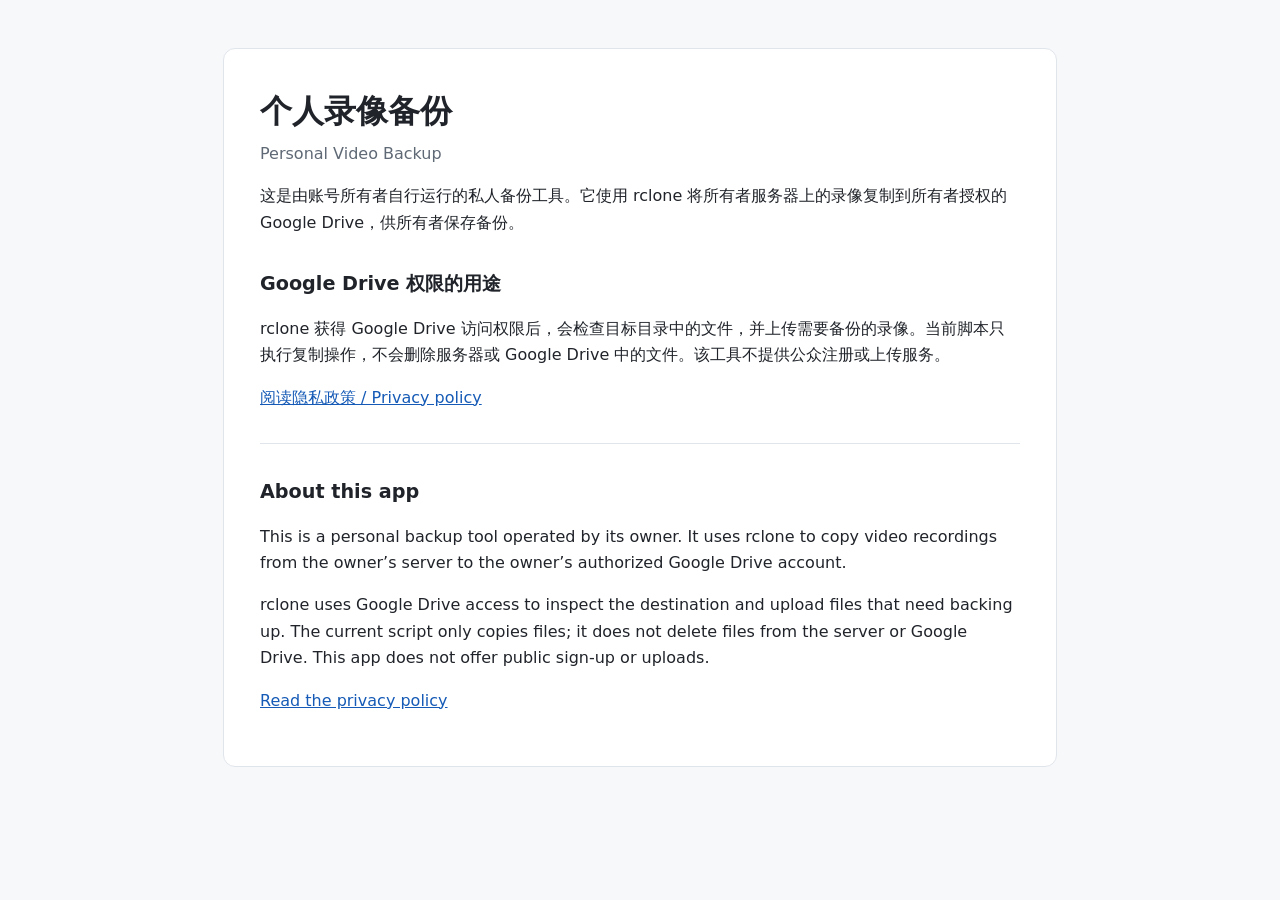
<file: index.html>
<!doctype html>
<html lang="zh-CN">
<head>
  <meta charset="utf-8">
  <meta name="viewport" content="width=device-width, initial-scale=1">
  <title>个人录像备份 | Personal Video Backup</title>
  <link rel="stylesheet" href="style.css">
</head>
<body>
  <main>
    <h1>个人录像备份</h1>
    <p class="subtitle">Personal Video Backup</p>
    <p>这是由账号所有者自行运行的私人备份工具。它使用 rclone 将所有者服务器上的录像复制到所有者授权的 Google Drive，供所有者保存备份。</p>

    <h2>Google Drive 权限的用途</h2>
    <p>rclone 获得 Google Drive 访问权限后，会检查目标目录中的文件，并上传需要备份的录像。当前脚本只执行复制操作，不会删除服务器或 Google Drive 中的文件。该工具不提供公众注册或上传服务。</p>

    <p><a href="privacy.html">阅读隐私政策 / Privacy policy</a></p>

    <hr>
    <h2>About this app</h2>
    <p>This is a personal backup tool operated by its owner. It uses rclone to copy video recordings from the owner’s server to the owner’s authorized Google Drive account.</p>
    <p>rclone uses Google Drive access to inspect the destination and upload files that need backing up. The current script only copies files; it does not delete files from the server or Google Drive. This app does not offer public sign-up or uploads.</p>
    <p><a href="privacy.html">Read the privacy policy</a></p>
  </main>
</body>
</html>
</file>
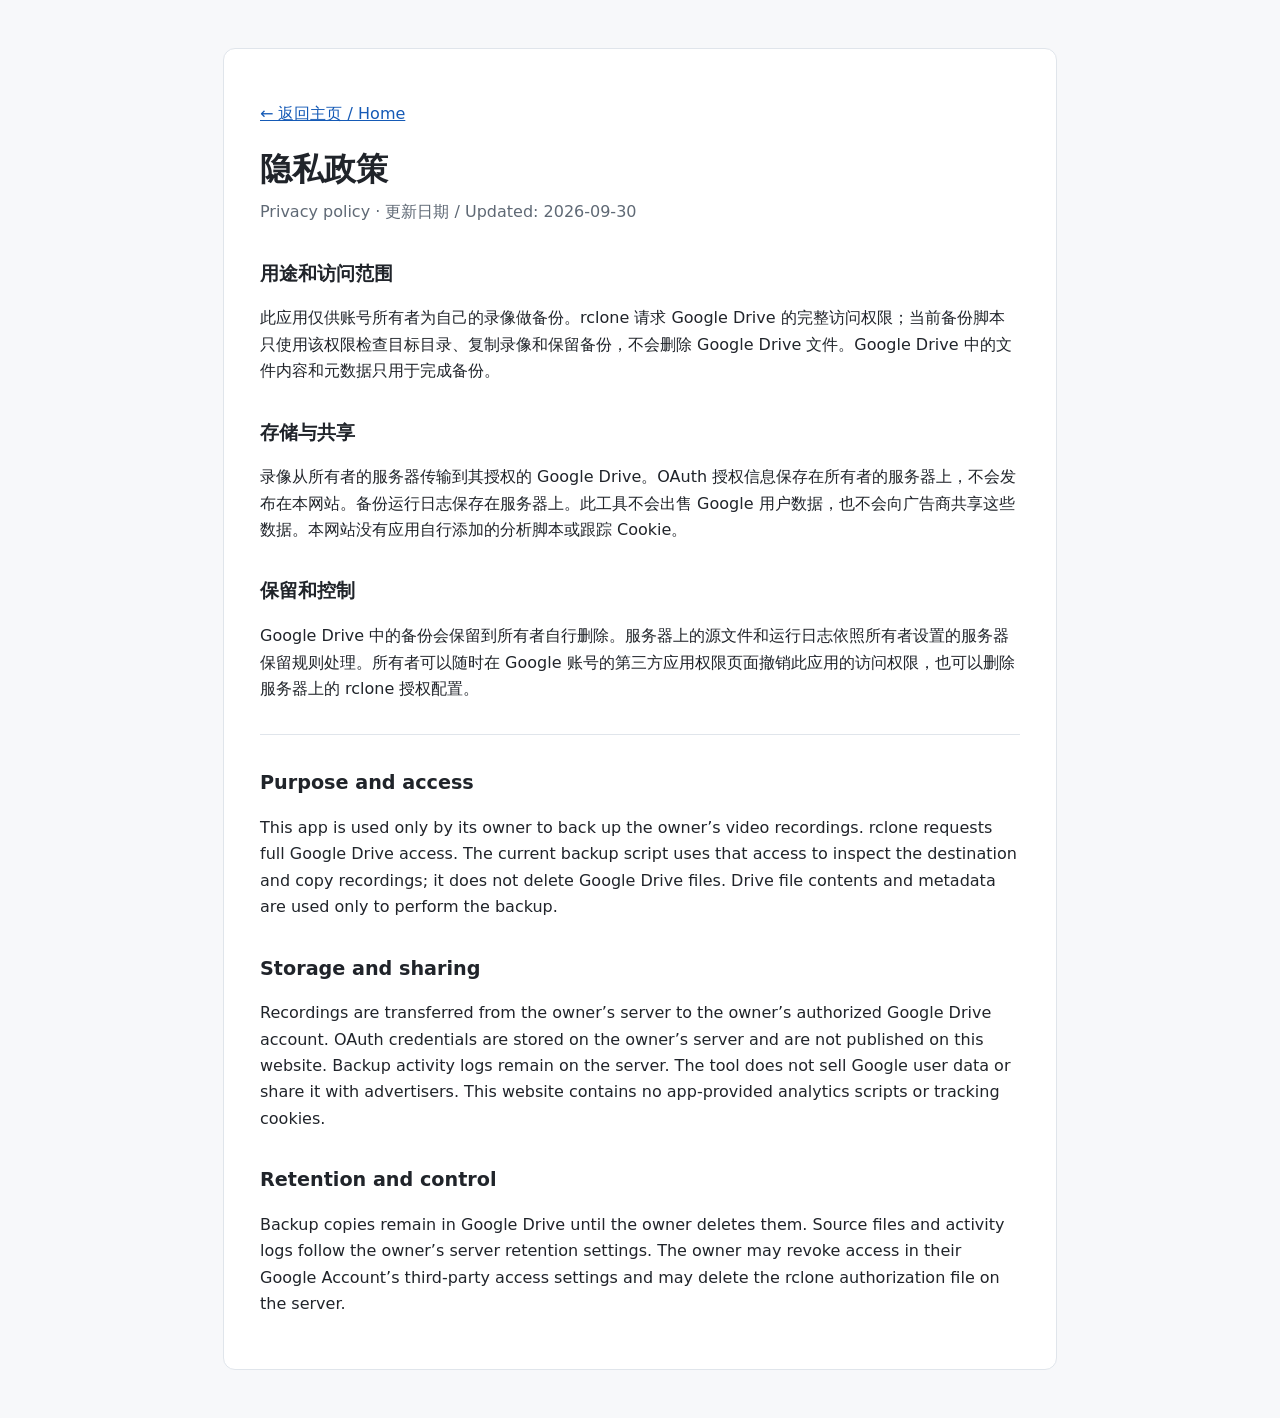
<file: privacy.html>
<!doctype html>
<html lang="zh-CN">
<head>
  <meta charset="utf-8">
  <meta name="viewport" content="width=device-width, initial-scale=1">
  <title>隐私政策 | Personal Video Backup</title>
  <link rel="stylesheet" href="style.css">
</head>
<body>
  <main>
    <p><a href="index.html">← 返回主页 / Home</a></p>
    <h1>隐私政策</h1>
    <p class="subtitle">Privacy policy · 更新日期 / Updated: 2026-09-30</p>

    <h2>用途和访问范围</h2>
    <p>此应用仅供账号所有者为自己的录像做备份。rclone 请求 Google Drive 的完整访问权限；当前备份脚本只使用该权限检查目标目录、复制录像和保留备份，不会删除 Google Drive 文件。Google Drive 中的文件内容和元数据只用于完成备份。</p>

    <h2>存储与共享</h2>
    <p>录像从所有者的服务器传输到其授权的 Google Drive。OAuth 授权信息保存在所有者的服务器上，不会发布在本网站。备份运行日志保存在服务器上。此工具不会出售 Google 用户数据，也不会向广告商共享这些数据。本网站没有应用自行添加的分析脚本或跟踪 Cookie。</p>

    <h2>保留和控制</h2>
    <p>Google Drive 中的备份会保留到所有者自行删除。服务器上的源文件和运行日志依照所有者设置的服务器保留规则处理。所有者可以随时在 Google 账号的第三方应用权限页面撤销此应用的访问权限，也可以删除服务器上的 rclone 授权配置。</p>

    <hr>
    <h2>Purpose and access</h2>
    <p>This app is used only by its owner to back up the owner’s video recordings. rclone requests full Google Drive access. The current backup script uses that access to inspect the destination and copy recordings; it does not delete Google Drive files. Drive file contents and metadata are used only to perform the backup.</p>

    <h2>Storage and sharing</h2>
    <p>Recordings are transferred from the owner’s server to the owner’s authorized Google Drive account. OAuth credentials are stored on the owner’s server and are not published on this website. Backup activity logs remain on the server. The tool does not sell Google user data or share it with advertisers. This website contains no app-provided analytics scripts or tracking cookies.</p>

    <h2>Retention and control</h2>
    <p>Backup copies remain in Google Drive until the owner deletes them. Source files and activity logs follow the owner’s server retention settings. The owner may revoke access in their Google Account’s third-party access settings and may delete the rclone authorization file on the server.</p>
  </main>
</body>
</html>
</file>
<file: style.css>
:root { color-scheme: light; font-family: system-ui, sans-serif; line-height: 1.65; }
body { margin: 0; background: #f7f8fa; color: #20242a; }
main { max-width: 760px; margin: 48px auto; padding: 36px; background: #fff; border: 1px solid #e0e5eb; border-radius: 12px; }
h1 { margin: 0; font-size: 2rem; }
h2 { margin-top: 2rem; font-size: 1.2rem; }
.subtitle { color: #5f6975; margin-top: .2rem; }
a { color: #155ab6; }
hr { border: 0; border-top: 1px solid #e0e5eb; margin-top: 2rem; }
@media (max-width: 820px) { main { margin: 0; padding: 24px; border: 0; border-radius: 0; } }
</file>
